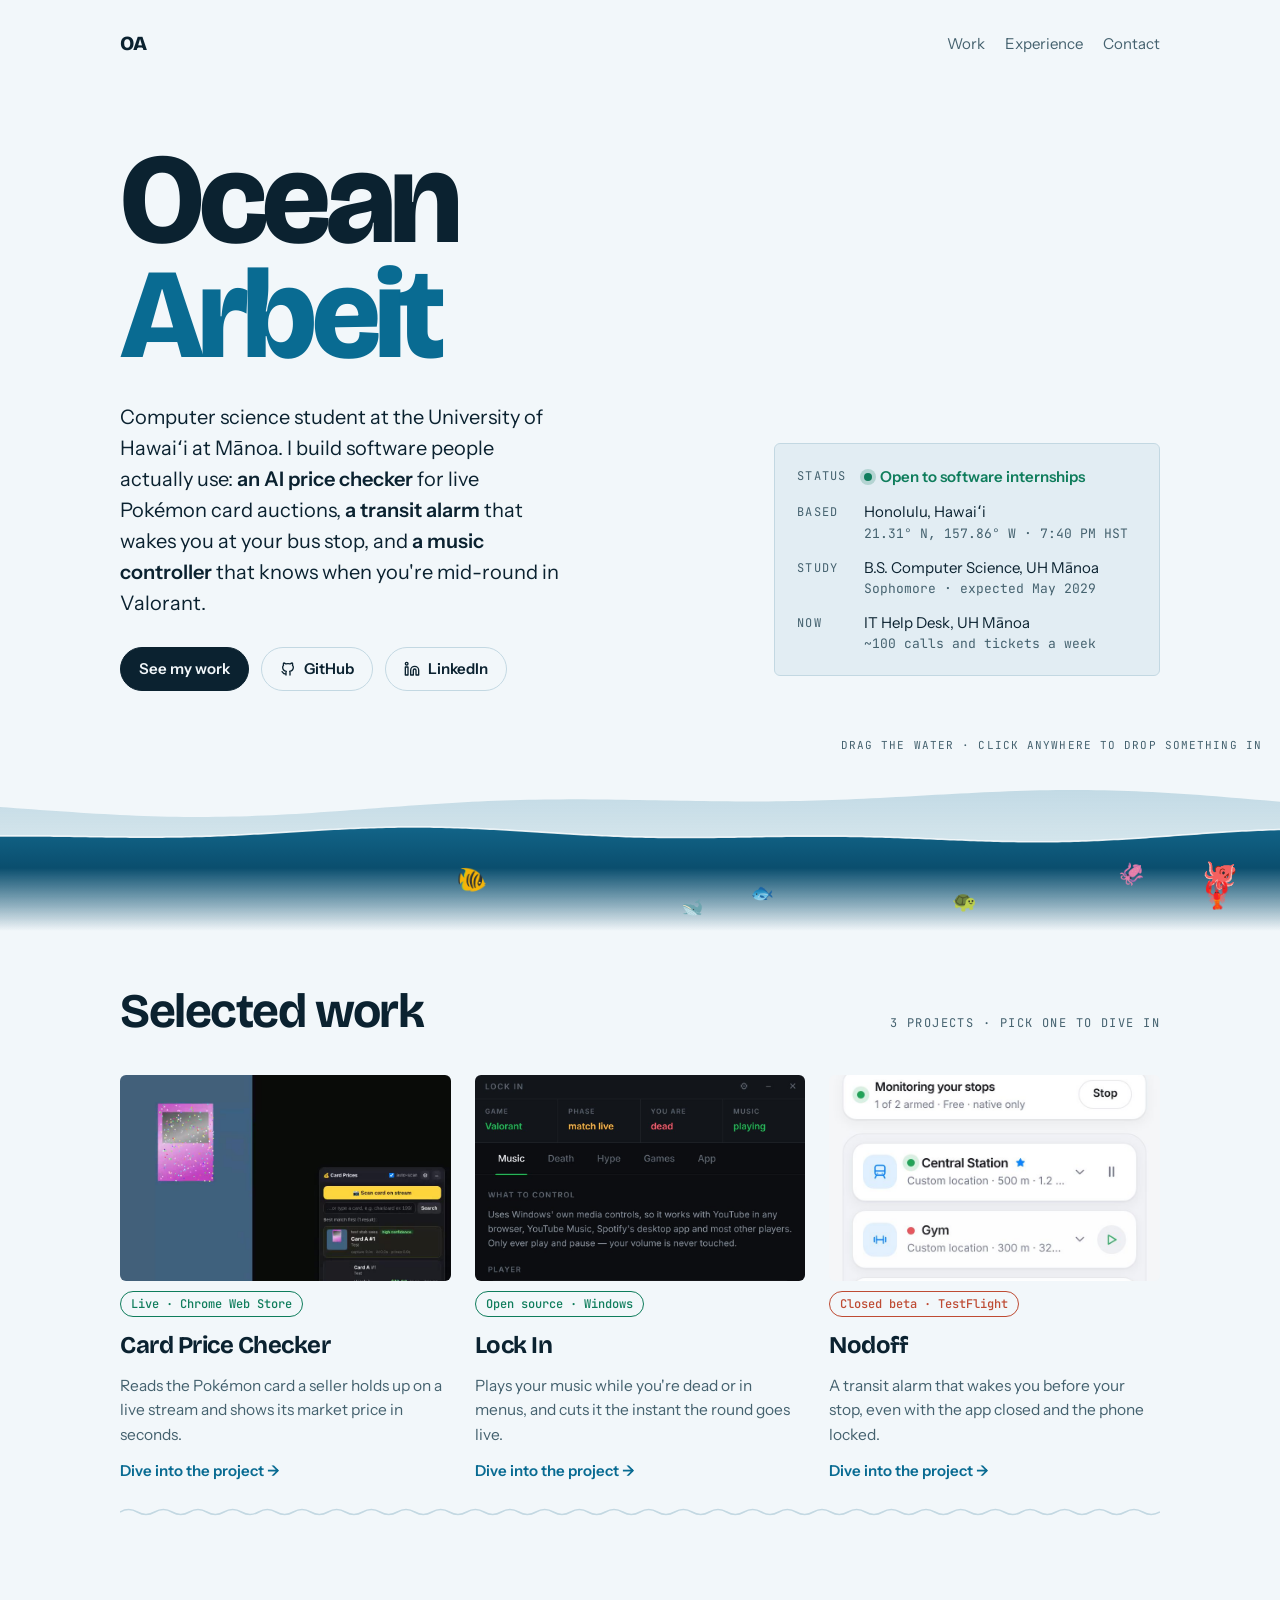
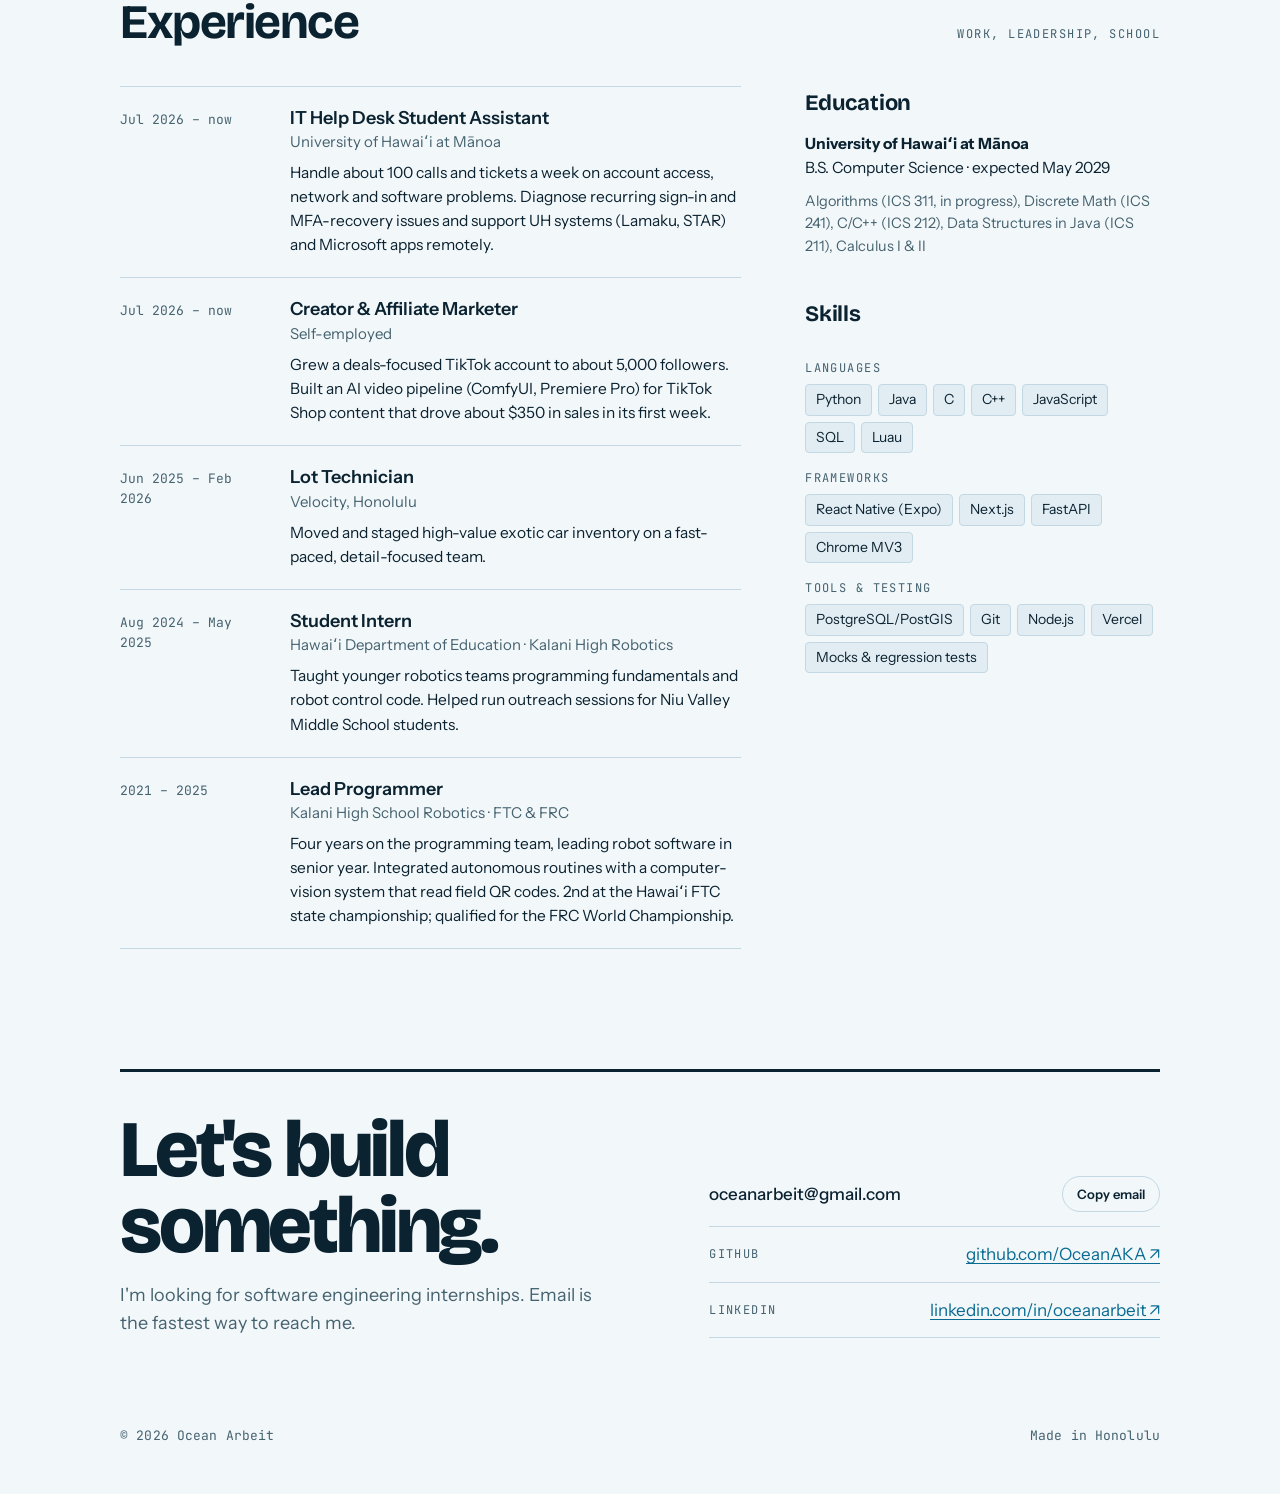
<file: index.html>
<!doctype html>
<html lang="en">
<head>
<meta charset="utf-8">
<meta name="viewport" content="width=device-width, initial-scale=1, viewport-fit=cover">
<title>Ocean Arbeit</title>
<meta name="description" content="Ocean Arbeit, computer science student at the University of Hawaiʻi at Mānoa. Projects, experience and contact.">
<link rel="preconnect" href="https://fonts.googleapis.com">
<link rel="preconnect" href="https://fonts.gstatic.com" crossorigin>
<link rel="stylesheet" href="https://fonts.googleapis.com/css2?family=Bricolage+Grotesque:opsz,wght@12..96,500;12..96,700;12..96,800&family=Instrument+Sans:wght@400;500;600&family=JetBrains+Mono:wght@400;500&display=swap">
<link rel="stylesheet" href="assets/site.css">

</head>
<body>
<div class="wrap">
  <header class="top">
    <a class="mark" href="#top" aria-label="Ocean Arbeit, back to top">OA</a>
    <nav class="nav" aria-label="Sections">
      <a href="#work">Work</a>
      <a href="#experience">Experience</a>
      <a href="#contact">Contact</a>
    </nav>
  </header>

  <div class="hero" id="top">
    <div>
      <h1 class="rise">Ocean <span>Arbeit</span></h1>
      <p class="intro rise d1">Computer science student at the University of Hawaiʻi at Mānoa. I build software people actually use: <strong>an AI price checker</strong> for live Pokémon card auctions, <strong>a transit alarm</strong> that wakes you at your bus stop, and <strong>a music controller</strong> that knows when you're mid-round in Valorant.</p>
      <div class="hero-links rise d2">
        <a class="btn primary" href="#work">See my work</a>
        <a class="btn" href="https://github.com/OceanAKA">
          <svg viewBox="0 0 24 24" fill="none" stroke="currentColor" stroke-width="2" stroke-linecap="round" stroke-linejoin="round" aria-hidden="true"><path d="M9 19c-4.3 1.4-4.3-2.5-6-3m12 5v-3.5c0-1 .1-1.4-.5-2 2.8-.3 5.5-1.4 5.5-6a4.6 4.6 0 0 0-1.3-3.2 4.2 4.2 0 0 0-.1-3.2s-1.1-.3-3.5 1.3a12.3 12.3 0 0 0-6.2 0C6.5 2.8 5.4 3.1 5.4 3.1a4.2 4.2 0 0 0-.1 3.2A4.6 4.6 0 0 0 4 9.5c0 4.6 2.7 5.7 5.5 6-.6.6-.6 1.2-.5 2V21"/></svg>
          GitHub
        </a>
        <a class="btn" href="https://linkedin.com/in/oceanarbeit">
          <svg viewBox="0 0 24 24" fill="none" stroke="currentColor" stroke-width="2" stroke-linecap="round" stroke-linejoin="round" aria-hidden="true"><path d="M16 8a6 6 0 0 1 6 6v7h-4v-7a2 2 0 0 0-4 0v7h-4v-7a6 6 0 0 1 6-6z"/><rect x="2" y="9" width="4" height="12"/><circle cx="4" cy="4" r="2"/></svg>
          LinkedIn
        </a>
      </div>
    </div>

    <dl class="field rise d3" aria-label="At a glance">
      <dt>Status</dt>
      <dd><span class="status">Open to software internships</span></dd>
      <dt>Based</dt>
      <dd>Honolulu, Hawaiʻi<div class="sub">21.31° N, 157.86° W · <span id="clock">HST</span></div></dd>
      <dt>Study</dt>
      <dd>B.S. Computer Science, UH Mānoa<div class="sub">Sophomore · expected May 2029</div></dd>
      <dt>Now</dt>
      <dd>IT Help Desk, UH Mānoa<div class="sub">~100 calls and tickets a week</div></dd>
    </dl>
  </div>
</div>

<div class="sea" id="sea" aria-hidden="true">
  <canvas id="sea-canvas"></canvas>
  <span class="hint" id="sea-hint">Drag the water · click anywhere to drop something in</span>
</div>

<div class="wrap">
  <section id="work" aria-labelledby="work-h">
    <div class="sec-head">
      <h2 id="work-h">Selected work</h2>
      <span class="label">3 projects · pick one to dive in</span>
    </div>

    <div class="pcards">
      <a class="pcard" href="pricechecker.html">
        <span class="thumb"><img src="assets/pricecheck-demo-poster.jpg" alt="The Card Prices panel over a test stream" width="900" height="700"></span>
        <span class="pill live">Live · Chrome Web Store</span>
        <h3>Card Price Checker</h3>
        <p>Reads the Pokémon card a seller holds up on a live stream and shows its market price in seconds.</p>
        <span class="more">Dive into the project →</span>
      </a>
      <a class="pcard" href="lockin.html">
        <span class="thumb"><img src="assets/lockin-main.jpg" alt="Lock In's status bar reading Valorant, match live, dead, music playing" width="920" height="575"></span>
        <span class="pill live">Open source · Windows</span>
        <h3>Lock In</h3>
        <p>Plays your music while you're dead or in menus, and cuts it the instant the round goes live.</p>
        <span class="more">Dive into the project →</span>
      </a>
      <a class="pcard" href="nodoff.html">
        <span class="thumb"><img src="assets/nodoff-alarms.jpg" alt="Nodoff alarms dashboard" width="780" height="800"></span>
        <span class="pill beta">Closed beta · TestFlight</span>
        <h3>Nodoff</h3>
        <p>A transit alarm that wakes you before your stop, even with the app closed and the phone locked.</p>
        <span class="more">Dive into the project →</span>
      </a>
    </div>
  </section>

  <div class="wave-rule" aria-hidden="true"><svg viewBox="0 0 1200 12" preserveAspectRatio="none"><path d="M0 6.0 Q 10 1 20 6 Q 30 11 40 6 Q 50 1 60 6 Q 70 11 80 6 Q 90 1 100 6 Q 110 11 120 6 Q 130 1 140 6 Q 150 11 160 6 Q 170 1 180 6 Q 190 11 200 6 Q 210 1 220 6 Q 230 11 240 6 Q 250 1 260 6 Q 270 11 280 6 Q 290 1 300 6 Q 310 11 320 6 Q 330 1 340 6 Q 350 11 360 6 Q 370 1 380 6 Q 390 11 400 6 Q 410 1 420 6 Q 430 11 440 6 Q 450 1 460 6 Q 470 11 480 6 Q 490 1 500 6 Q 510 11 520 6 Q 530 1 540 6 Q 550 11 560 6 Q 570 1 580 6 Q 590 11 600 6 Q 610 1 620 6 Q 630 11 640 6 Q 650 1 660 6 Q 670 11 680 6 Q 690 1 700 6 Q 710 11 720 6 Q 730 1 740 6 Q 750 11 760 6 Q 770 1 780 6 Q 790 11 800 6 Q 810 1 820 6 Q 830 11 840 6 Q 850 1 860 6 Q 870 11 880 6 Q 890 1 900 6 Q 910 11 920 6 Q 930 1 940 6 Q 950 11 960 6 Q 970 1 980 6 Q 990 11 1000 6 Q 1010 1 1020 6 Q 1030 11 1040 6 Q 1050 1 1060 6 Q 1070 11 1080 6 Q 1090 1 1100 6 Q 1110 11 1120 6 Q 1130 1 1140 6 Q 1150 11 1160 6 Q 1170 1 1180 6 Q 1190 11 1200 6"/></svg></div>

  <section id="experience" aria-labelledby="exp-h">
    <div class="sec-head">
      <h2 id="exp-h">Experience</h2>
      <span class="label">Work, leadership, school</span>
    </div>

    <div class="split">
      <ol class="timeline" reversed>
        <li>
          <div class="when">Jul 2026 – now</div>
          <div>
            <h3>IT Help Desk Student Assistant</h3>
            <div class="org">University of Hawaiʻi at Mānoa</div>
            <p>Handle about 100 calls and tickets a week on account access, network and software problems. Diagnose recurring sign-in and MFA-recovery issues and support UH systems (Lamaku, STAR) and Microsoft apps remotely.</p>
          </div>
        </li>
        <li>
          <div class="when">Jul 2026 – now</div>
          <div>
            <h3>Creator &amp; Affiliate Marketer</h3>
            <div class="org">Self-employed</div>
            <p>Grew a deals-focused TikTok account to about 5,000 followers. Built an AI video pipeline (ComfyUI, Premiere Pro) for TikTok Shop content that drove about $350 in sales in its first week.</p>
          </div>
        </li>
        <li>
          <div class="when">Jun 2025 – Feb 2026</div>
          <div>
            <h3>Lot Technician</h3>
            <div class="org">Velocity, Honolulu</div>
            <p>Moved and staged high-value exotic car inventory on a fast-paced, detail-focused team.</p>
          </div>
        </li>
        <li>
          <div class="when">Aug 2024 – May 2025</div>
          <div>
            <h3>Student Intern</h3>
            <div class="org">Hawaiʻi Department of Education · Kalani High Robotics</div>
            <p>Taught younger robotics teams programming fundamentals and robot control code. Helped run outreach sessions for Niu Valley Middle School students.</p>
          </div>
        </li>
        <li>
          <div class="when">2021 – 2025</div>
          <div>
            <h3>Lead Programmer</h3>
            <div class="org">Kalani High School Robotics · FTC &amp; FRC</div>
            <p>Four years on the programming team, leading robot software in senior year. Integrated autonomous routines with a computer-vision system that read field QR codes. 2nd at the Hawaiʻi FTC state championship; qualified for the FRC World Championship.</p>
          </div>
        </li>
      </ol>

      <aside class="side">
        <div class="edu">
          <h3>Education</h3>
          <p><strong>University of Hawaiʻi at Mānoa</strong><br>B.S. Computer Science · expected May 2029</p>
          <p class="course">Algorithms (ICS 311, in progress), Discrete Math (ICS 241), C/C++ (ICS 212), Data Structures in Java (ICS 211), Calculus I &amp; II</p>
        </div>
        <div class="skills">
          <h3>Skills</h3>
          <div>
            <div class="label">Languages</div>
            <div class="chips"><span class="chip">Python</span><span class="chip">Java</span><span class="chip">C</span><span class="chip">C++</span><span class="chip">JavaScript</span><span class="chip">SQL</span><span class="chip">Luau</span></div>
          </div>
          <div>
            <div class="label">Frameworks</div>
            <div class="chips"><span class="chip">React Native (Expo)</span><span class="chip">Next.js</span><span class="chip">FastAPI</span><span class="chip">Chrome MV3</span></div>
          </div>
          <div>
            <div class="label">Tools &amp; testing</div>
            <div class="chips"><span class="chip">PostgreSQL/PostGIS</span><span class="chip">Git</span><span class="chip">Node.js</span><span class="chip">Vercel</span><span class="chip">Mocks &amp; regression tests</span></div>
          </div>
        </div>
      </aside>
    </div>
  </section>

  <section class="contact" id="contact" aria-labelledby="contact-h">
    <div class="contact-box">
      <div>
        <h2 id="contact-h">Let's build something.</h2>
        <p>I'm looking for software engineering internships. Email is the fastest way to reach me.</p>
      </div>
      <div class="reach">
        <div class="reach-row">
          <span class="val" id="email">oceanarbeit@gmail.com</span>
          <button class="btn copy" id="copy-email" type="button">Copy email</button>
        </div>
        <div class="reach-row">
          <span class="label">GitHub</span>
          <a href="https://github.com/OceanAKA">github.com/OceanAKA ↗</a>
        </div>
        <div class="reach-row">
          <span class="label">LinkedIn</span>
          <a href="https://linkedin.com/in/oceanarbeit">linkedin.com/in/oceanarbeit ↗</a>
        </div>
      </div>
    </div>
  </section>

  <footer class="mono">
    <span>© 2026 Ocean Arbeit</span>
    <span id="floor">Made in Honolulu</span>
  </footer>
</div>

<div class="depth mono" id="depth" aria-hidden="true">▼ 0 m</div>

<dialog class="lightbox" id="lightbox" aria-label="Enlarged screenshot">
  <figure><img id="lightbox-img" alt=""><figcaption id="lightbox-cap"></figcaption></figure>
  <button class="close" id="lightbox-close" type="button" aria-label="Close">×</button>
</dialog>

<script src="assets/ocean.js"></script>
</body>
</html>
</file>
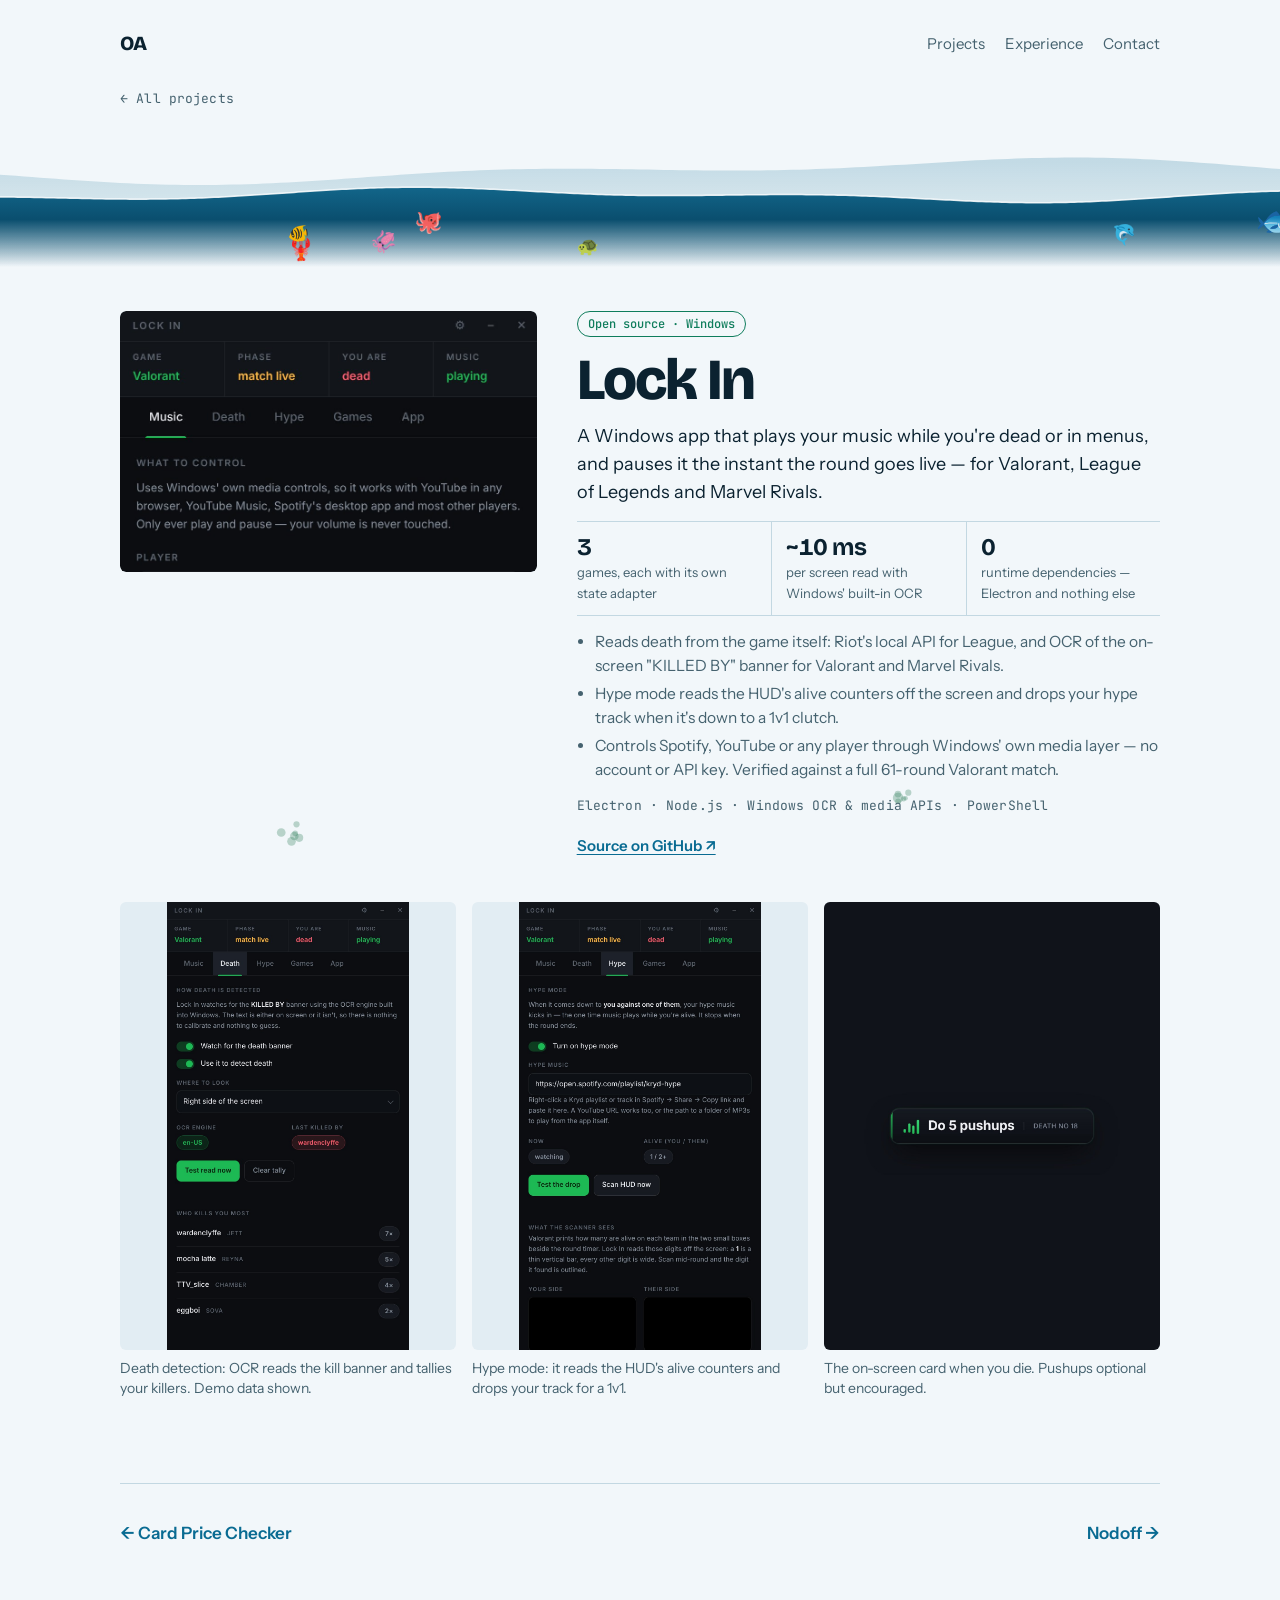
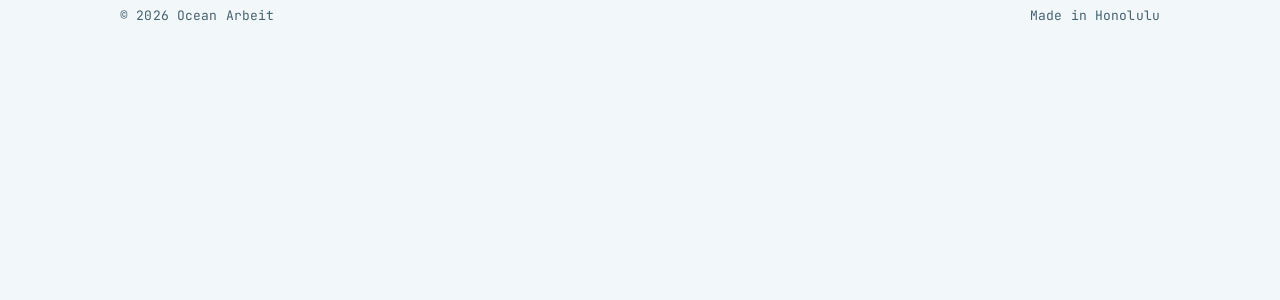
<file: lockin.html>
<!doctype html>
<html lang="en">
<head>
<meta charset="utf-8">
<meta name="viewport" content="width=device-width, initial-scale=1, viewport-fit=cover">
<title>Lock In · Ocean Arbeit</title>
<meta name="description" content="A Windows app that plays your music while you are dead or in menus, and pauses it when the round goes live.">
<link rel="preconnect" href="https://fonts.googleapis.com">
<link rel="preconnect" href="https://fonts.gstatic.com" crossorigin>
<link rel="stylesheet" href="https://fonts.googleapis.com/css2?family=Bricolage+Grotesque:opsz,wght@12..96,500;12..96,700;12..96,800&family=Instrument+Sans:wght@400;500;600&family=JetBrains+Mono:wght@400;500&display=swap">
<link rel="stylesheet" href="assets/site.css">
</head>
<body>
<div class="wrap">
  <header class="top">
    <a class="mark" href="index.html" aria-label="Ocean Arbeit, home">OA</a>
    <nav class="nav" aria-label="Sections">
      <a href="index.html#work">Projects</a>
      <a href="index.html#experience">Experience</a>
      <a href="index.html#contact">Contact</a>
    </nav>
  </header>
  <div class="crumb mono"><a href="index.html#work">← All projects</a></div>
</div>

<div class="sea sea-slim" id="sea" aria-hidden="true">
  <canvas id="sea-canvas"></canvas>
</div>

<div class="wrap">
  <section class="project-page">
      <!-- Lock In -->
      <article class="project">
        <figure class="figure media">
          <button class="zoom" type="button" aria-label="Enlarge: Lock In main window"><img src="assets/lockin-main.jpg" alt="Lock In's status bar reading Valorant, match live, dead, music playing" width="920" height="575"></button>
        </figure>
        <div class="p-body">
          <div class="p-top">
            <span class="pill live">Open source · Windows</span>
          </div>
          <h1>Lock In</h1>
          <p class="lede">A Windows app that plays your music while you're dead or in menus, and pauses it the instant the round goes live — for Valorant, League of Legends and Marvel Rivals.</p>
          <ul class="facts">
            <li><b>3</b><span>games, each with its own state adapter</span></li>
            <li><b>~10 ms</b><span>per screen read with Windows' built-in OCR</span></li>
            <li><b>0</b><span>runtime dependencies — Electron and nothing else</span></li>
          </ul>
          <ul class="detail">
            <li>Reads death from the game itself: Riot's local API for League, and OCR of the on-screen "KILLED BY" banner for Valorant and Marvel Rivals.</li>
            <li>Hype mode reads the HUD's alive counters off the screen and drops your hype track when it's down to a 1v1 clutch.</li>
            <li>Controls Spotify, YouTube or any player through Windows' own media layer — no account or API key. Verified against a full 61-round Valorant match.</li>
          </ul>
          <div class="stack mono">Electron · Node.js · Windows OCR &amp; media APIs · PowerShell</div>
          <div class="p-links">
            <a href="https://github.com/OceanAKA/LockIn">Source on GitHub ↗</a>
          </div>
        </div>
        <div class="gallery cols-3">
          <figure class="shot">
            <button class="zoom" type="button" aria-label="Enlarge: death detection pane"><img src="assets/lockin-death.jpg" alt="Death pane: OCR engine ready, last killed by, and a tally of who kills you most" width="920" height="1702"></button>
            <figcaption>Death detection: OCR reads the kill banner and tallies your killers. Demo data shown.</figcaption>
          </figure>
          <figure class="shot">
            <button class="zoom" type="button" aria-label="Enlarge: hype mode pane"><img src="assets/lockin-hype.jpg" alt="Hype mode pane with HUD digit scanner settings" width="920" height="1702"></button>
            <figcaption>Hype mode: it reads the HUD's alive counters and drops your track for a 1v1.</figcaption>
          </figure>
          <figure class="shot">
            <button class="zoom" type="button" aria-label="Enlarge: death reminder card"><img src="assets/lockin-overlay.jpg" alt="On-screen reminder card: Do 5 pushups, death no 18" width="1170" height="1560"></button>
            <figcaption>The on-screen card when you die. Pushups optional but encouraged.</figcaption>
          </figure>
        </div>
      </article>
  </section>

  <nav class="pager" aria-label="More projects">
    <a href="pricechecker.html">← Card Price Checker</a>
    <a href="nodoff.html">Nodoff →</a>
  </nav>

  <footer class="mono">
    <span>© 2026 Ocean Arbeit</span>
    <span id="floor">Made in Honolulu</span>
  </footer>
</div>

<div class="depth mono" id="depth" aria-hidden="true">▼ 0 m</div>

<dialog class="lightbox" id="lightbox" aria-label="Enlarged screenshot">
  <figure><img id="lightbox-img" alt=""><figcaption id="lightbox-cap"></figcaption></figure>
  <button class="close" id="lightbox-close" type="button" aria-label="Close">×</button>
</dialog>

<script src="assets/ocean.js"></script>
</body>
</html>
</file>
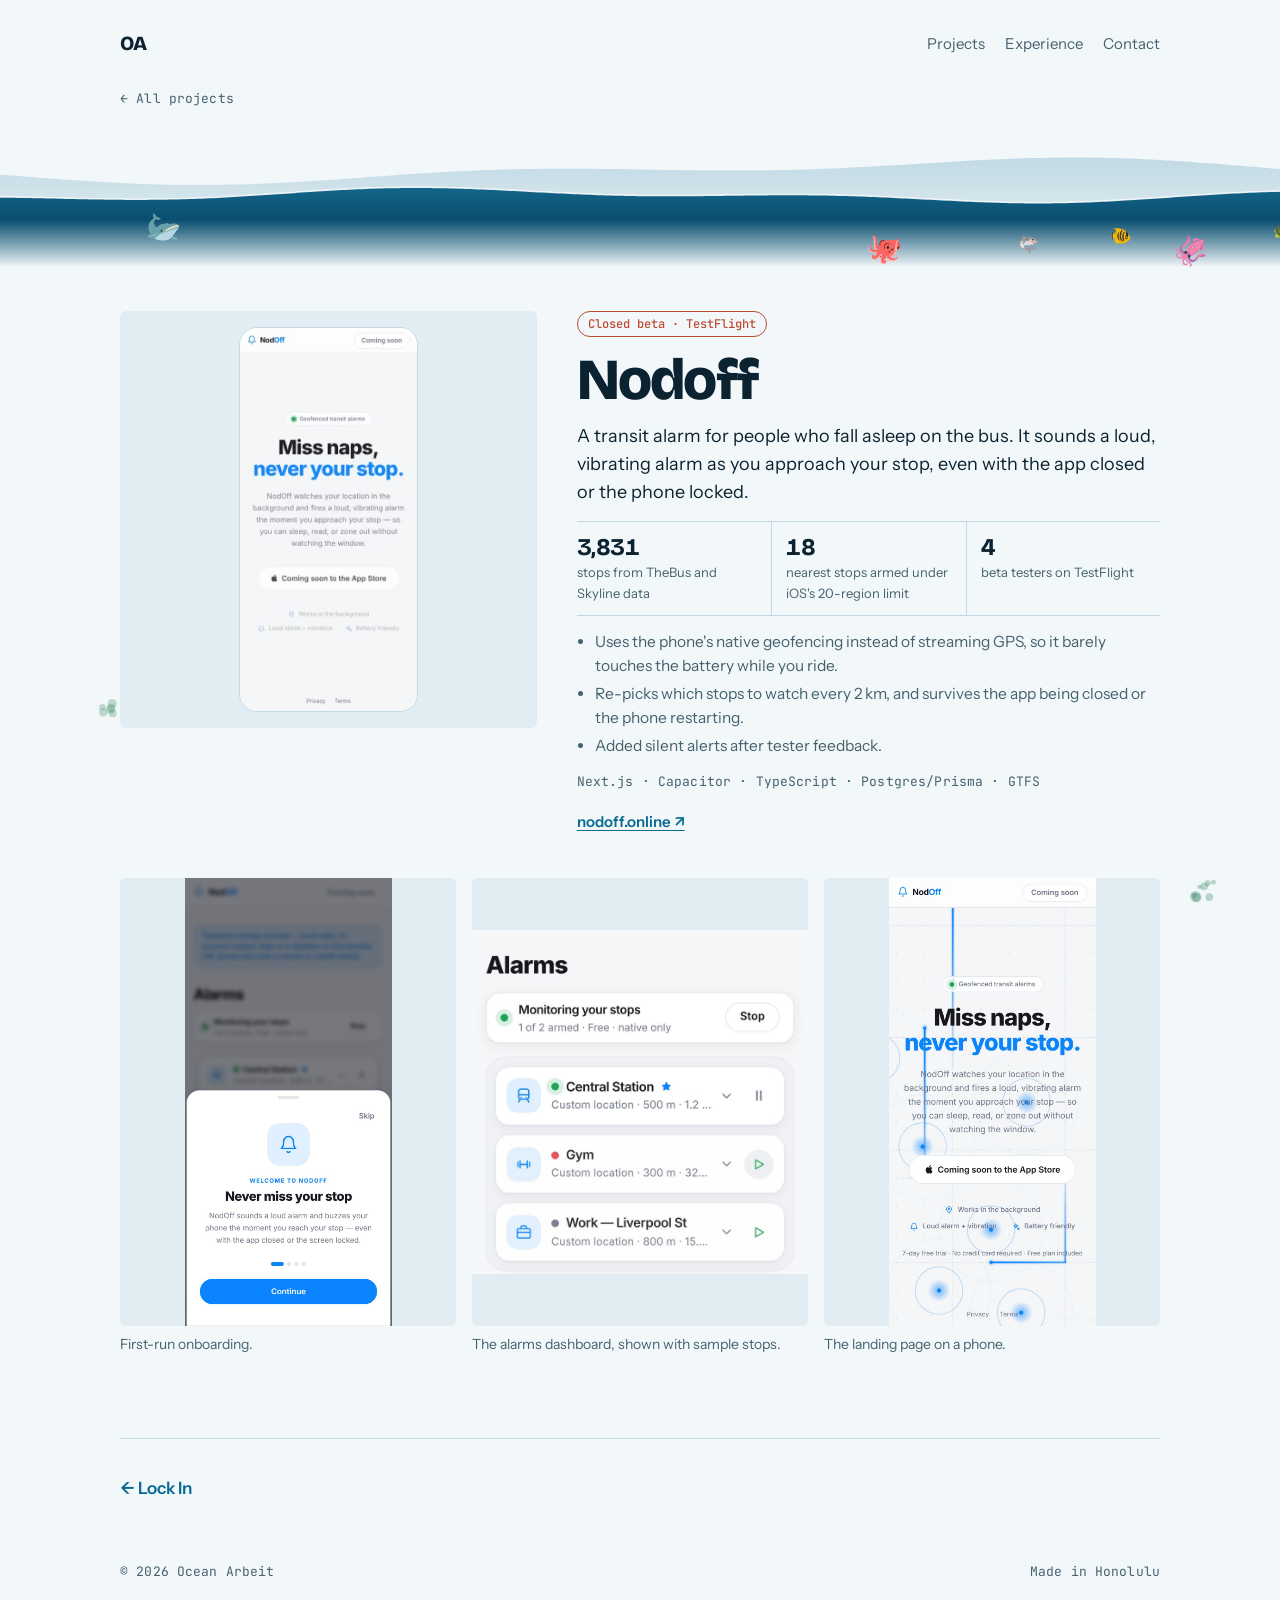
<file: nodoff.html>
<!doctype html>
<html lang="en">
<head>
<meta charset="utf-8">
<meta name="viewport" content="width=device-width, initial-scale=1, viewport-fit=cover">
<title>Nodoff · Ocean Arbeit</title>
<meta name="description" content="A transit alarm that wakes you before your stop, built on native geofencing.">
<link rel="preconnect" href="https://fonts.googleapis.com">
<link rel="preconnect" href="https://fonts.gstatic.com" crossorigin>
<link rel="stylesheet" href="https://fonts.googleapis.com/css2?family=Bricolage+Grotesque:opsz,wght@12..96,500;12..96,700;12..96,800&family=Instrument+Sans:wght@400;500;600&family=JetBrains+Mono:wght@400;500&display=swap">
<link rel="stylesheet" href="assets/site.css">
</head>
<body>
<div class="wrap">
  <header class="top">
    <a class="mark" href="index.html" aria-label="Ocean Arbeit, home">OA</a>
    <nav class="nav" aria-label="Sections">
      <a href="index.html#work">Projects</a>
      <a href="index.html#experience">Experience</a>
      <a href="index.html#contact">Contact</a>
    </nav>
  </header>
  <div class="crumb mono"><a href="index.html#work">← All projects</a></div>
</div>

<div class="sea sea-slim" id="sea" aria-hidden="true">
  <canvas id="sea-canvas"></canvas>
</div>

<div class="wrap">
  <section class="project-page">
      <!-- Nodoff -->
      <article class="project">
        <figure class="figure media tall">
          <video class="phone" src="assets/nodoff-demo.mp4" poster="assets/nodoff-demo-poster.jpg" autoplay muted loop playsinline aria-label="Nodoff landing page with an animated map of stops and alarm zones"></video>
        </figure>
        <div class="p-body">
          <div class="p-top">
            <span class="pill beta">Closed beta · TestFlight</span>
          </div>
          <h1>Nodoff</h1>
          <p class="lede">A transit alarm for people who fall asleep on the bus. It sounds a loud, vibrating alarm as you approach your stop, even with the app closed or the phone locked.</p>
          <ul class="facts">
            <li><b>3,831</b><span>stops from TheBus and Skyline data</span></li>
            <li><b>18</b><span>nearest stops armed under iOS's 20-region limit</span></li>
            <li><b>4</b><span>beta testers on TestFlight</span></li>
          </ul>
          <ul class="detail">
            <li>Uses the phone's native geofencing instead of streaming GPS, so it barely touches the battery while you ride.</li>
            <li>Re-picks which stops to watch every 2 km, and survives the app being closed or the phone restarting.</li>
            <li>Added silent alerts after tester feedback.</li>
          </ul>
          <div class="stack mono">Next.js · Capacitor · TypeScript · Postgres/Prisma · GTFS</div>
          <div class="p-links">
            <a href="https://nodoff.online">nodoff.online ↗</a>
          </div>
        </div>
        <div class="gallery cols-3">
          <figure class="shot">
            <button class="zoom" type="button" aria-label="Enlarge: onboarding"><img src="assets/nodoff-onboarding.jpg" alt="Nodoff onboarding sheet: Never miss your stop" width="780" height="1688"></button>
            <figcaption>First-run onboarding.</figcaption>
          </figure>
          <figure class="shot">
            <button class="zoom" type="button" aria-label="Enlarge: alarms dashboard"><img src="assets/nodoff-alarms.jpg" alt="Alarms dashboard listing three stops, one armed and monitoring" width="780" height="800"></button>
            <figcaption>The alarms dashboard, shown with sample stops.</figcaption>
          </figure>
          <figure class="shot">
            <button class="zoom" type="button" aria-label="Enlarge: landing page"><img src="assets/nodoff-landing.jpg" alt="Nodoff landing page: Miss naps, never your stop" width="780" height="1688"></button>
            <figcaption>The landing page on a phone.</figcaption>
          </figure>
        </div>
      </article>
  </section>

  <nav class="pager" aria-label="More projects">
    <a href="lockin.html">← Lock In</a>
    <span></span>
  </nav>

  <footer class="mono">
    <span>© 2026 Ocean Arbeit</span>
    <span id="floor">Made in Honolulu</span>
  </footer>
</div>

<div class="depth mono" id="depth" aria-hidden="true">▼ 0 m</div>

<dialog class="lightbox" id="lightbox" aria-label="Enlarged screenshot">
  <figure><img id="lightbox-img" alt=""><figcaption id="lightbox-cap"></figcaption></figure>
  <button class="close" id="lightbox-close" type="button" aria-label="Close">×</button>
</dialog>

<script src="assets/ocean.js"></script>
</body>
</html>
</file>
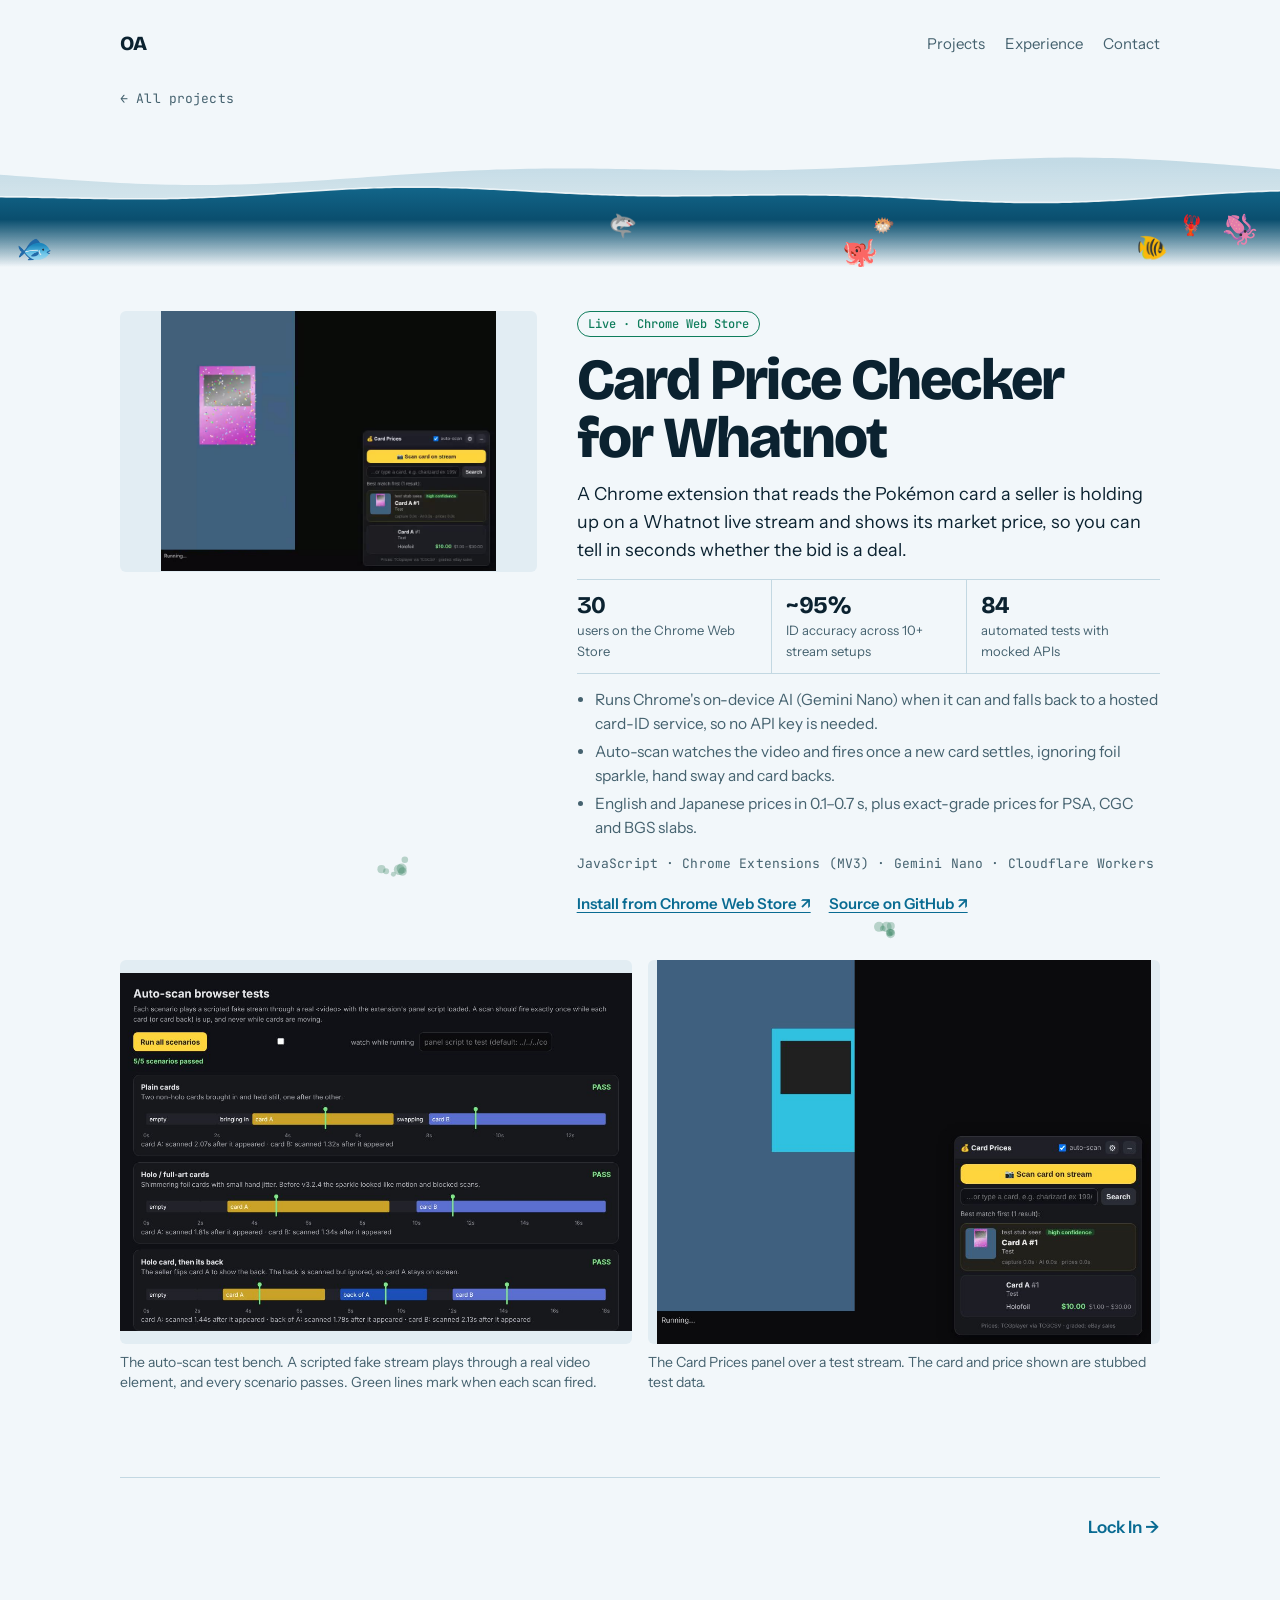
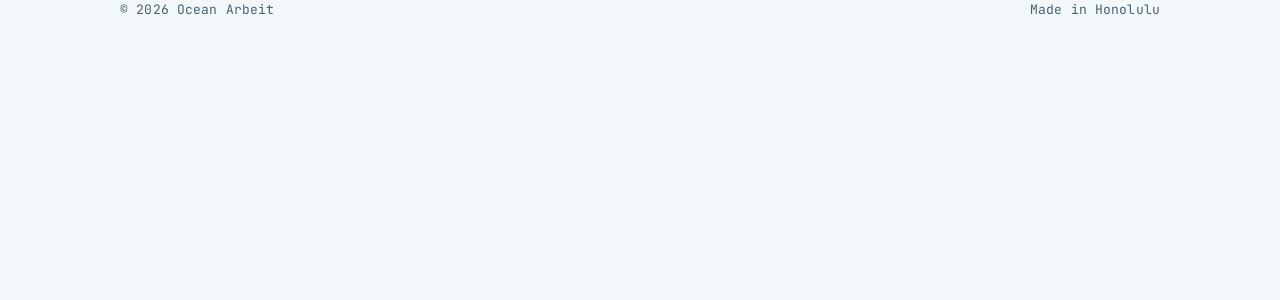
<file: pricechecker.html>
<!doctype html>
<html lang="en">
<head>
<meta charset="utf-8">
<meta name="viewport" content="width=device-width, initial-scale=1, viewport-fit=cover">
<title>Card Price Checker · Ocean Arbeit</title>
<meta name="description" content="A Chrome extension that reads the Pokémon card on a Whatnot live stream and shows its market price.">
<link rel="preconnect" href="https://fonts.googleapis.com">
<link rel="preconnect" href="https://fonts.gstatic.com" crossorigin>
<link rel="stylesheet" href="https://fonts.googleapis.com/css2?family=Bricolage+Grotesque:opsz,wght@12..96,500;12..96,700;12..96,800&family=Instrument+Sans:wght@400;500;600&family=JetBrains+Mono:wght@400;500&display=swap">
<link rel="stylesheet" href="assets/site.css">
</head>
<body>
<div class="wrap">
  <header class="top">
    <a class="mark" href="index.html" aria-label="Ocean Arbeit, home">OA</a>
    <nav class="nav" aria-label="Sections">
      <a href="index.html#work">Projects</a>
      <a href="index.html#experience">Experience</a>
      <a href="index.html#contact">Contact</a>
    </nav>
  </header>
  <div class="crumb mono"><a href="index.html#work">← All projects</a></div>
</div>

<div class="sea sea-slim" id="sea" aria-hidden="true">
  <canvas id="sea-canvas"></canvas>
</div>

<div class="wrap">
  <section class="project-page">
      <!-- Card Price Checker -->
      <article class="project">
        <figure class="figure media">
          <video src="assets/pricecheck-demo.mp4" poster="assets/pricecheck-demo-poster.jpg" autoplay muted loop playsinline aria-label="Demo: a holo card appears on a test stream and the Card Prices panel scans it automatically"></video>
        </figure>
        <div class="p-body">
          <div class="p-top">
            <span class="pill live">Live · Chrome Web Store</span>
          </div>
          <h1>Card Price Checker for Whatnot</h1>
          <p class="lede">A Chrome extension that reads the Pokémon card a seller is holding up on a Whatnot live stream and shows its market price, so you can tell in seconds whether the bid is a deal.</p>
          <ul class="facts">
            <li><b>30</b><span>users on the Chrome Web Store</span></li>
            <li><b>~95%</b><span>ID accuracy across 10+ stream setups</span></li>
            <li><b>84</b><span>automated tests with mocked APIs</span></li>
          </ul>
          <ul class="detail">
            <li>Runs Chrome's on-device AI (Gemini Nano) when it can and falls back to a hosted card-ID service, so no API key is needed.</li>
            <li>Auto-scan watches the video and fires once a new card settles, ignoring foil sparkle, hand sway and card backs.</li>
            <li>English and Japanese prices in 0.1–0.7 s, plus exact-grade prices for PSA, CGC and BGS slabs.</li>
          </ul>
          <div class="stack mono">JavaScript · Chrome Extensions (MV3) · Gemini Nano · Cloudflare Workers</div>
          <div class="p-links">
            <a href="https://chromewebstore.google.com/detail/card-price-checker-for-wh/ipnheelahlheggemeckmlbckkbfpjboh">Install from Chrome Web Store ↗</a>
            <a href="https://github.com/OceanAKA/WhatnotPriceChecker">Source on GitHub ↗</a>
          </div>
        </div>
        <div class="gallery cols-2">
          <figure class="shot">
            <button class="zoom" type="button" aria-label="Enlarge: auto-scan test results"><img src="assets/pricecheck-bench.jpg" alt="Auto-scan browser test results: 5 of 5 scenarios passed, with timelines marking when each scan fired" width="1000" height="700"></button>
            <figcaption>The auto-scan test bench. A scripted fake stream plays through a real video element, and every scenario passes. Green lines mark when each scan fired.</figcaption>
          </figure>
          <figure class="shot">
            <button class="zoom" type="button" aria-label="Enlarge: Card Prices panel"><img src="assets/pricecheck-panel.jpg" alt="The Card Prices panel beside a test stream, showing a matched card and its price" width="900" height="700"></button>
            <figcaption>The Card Prices panel over a test stream. The card and price shown are stubbed test data.</figcaption>
          </figure>
        </div>
      </article>
  </section>

  <nav class="pager" aria-label="More projects">
    <span></span>
    <a href="lockin.html">Lock In →</a>
  </nav>

  <footer class="mono">
    <span>© 2026 Ocean Arbeit</span>
    <span id="floor">Made in Honolulu</span>
  </footer>
</div>

<div class="depth mono" id="depth" aria-hidden="true">▼ 0 m</div>

<dialog class="lightbox" id="lightbox" aria-label="Enlarged screenshot">
  <figure><img id="lightbox-img" alt=""><figcaption id="lightbox-cap"></figcaption></figure>
  <button class="close" id="lightbox-close" type="button" aria-label="Close">×</button>
</dialog>

<script src="assets/ocean.js"></script>
</body>
</html>
</file>
<file: assets/site.css>
/* Layout: one 1120px column; hero over an animated sea band, work rows, experience list, contact. Theme: shoreline — pale sea-glass light theme, deep-water dark theme. */
:root {
  --bg: #F2F7FA;
  --surface: #E2EDF3;
  --line: #C3D8E2;
  --fg: #0B2230;
  --muted: #45626F;
  --accent: #096B92;
  --accent-soft: #CFE6F0;
  --warm: #BE4B33;
  --ok: #0F7D5C;
  --bg-deep: #C8DCEA;
  --spark: rgba(10, 90, 130, 0.6);
  --kelp-1: #2F7D5B;
  --kelp-2: #45936B;
  --sea-back: rgba(9, 107, 146, 0.20);
  --sea-front-a: #19789F;
  --sea-front-b: #0A4E6E;
  --foam: rgba(255, 255, 255, 0.85);
  --font-display: "Bricolage Grotesque", "Avenir Next", "Segoe UI", system-ui, sans-serif;
  --font-body: "Instrument Sans", "Helvetica Neue", "Segoe UI", system-ui, sans-serif;
  --font-mono: "JetBrains Mono", ui-monospace, "SFMono-Regular", Menlo, Consolas, monospace;
}
@media (prefers-color-scheme: dark) {
  :root:not([data-theme="light"]) {
    --bg: #06121C; --surface: #0C1F2D; --line: #1C3A4D; --fg: #DCEBF3; --muted: #92AFC0;
    --accent: #4FC3E8; --accent-soft: #0E3345; --warm: #F2936C; --ok: #5BD6A8;
    --bg-deep: #01060C;
    --spark: rgba(140, 235, 255, 0.85);
    --kelp-1: #1E5C45;
    --kelp-2: #2E7E5B;
    --sea-back: rgba(79, 195, 232, 0.13); --sea-front-a: #11425D; --sea-front-b: #081F2E; --foam: rgba(126, 206, 235, 0.55);
    color-scheme: dark;
  }
}
:root[data-theme="dark"] {
  --bg: #06121C; --surface: #0C1F2D; --line: #1C3A4D; --fg: #DCEBF3; --muted: #92AFC0;
  --accent: #4FC3E8; --accent-soft: #0E3345; --warm: #F2936C; --ok: #5BD6A8;
  --bg-deep: #01060C;
  --spark: rgba(140, 235, 255, 0.85);
  --kelp-1: #1E5C45;
  --kelp-2: #2E7E5B;
  --sea-back: rgba(79, 195, 232, 0.13); --sea-front-a: #11425D; --sea-front-b: #081F2E; --foam: rgba(126, 206, 235, 0.55);
  color-scheme: dark;
}

* { box-sizing: border-box; }
html, body { margin: 0; overflow-x: clip; }
html { scrollbar-width: none; }
html::-webkit-scrollbar, body::-webkit-scrollbar { display: none; }
body {
  background: var(--bg);
  transition: background-color 0.3s linear;
  color: var(--fg);
  font-family: var(--font-body);
  font-size: 17px;
  line-height: 1.55;
  -webkit-font-smoothing: antialiased;
}
/* Krillion-style descent: the page darkens with scroll depth (--depth01 set by the gauge) */
@supports (background: color-mix(in oklab, red 50%, blue)) {
  body { background: color-mix(in oklab, var(--bg-deep) calc(var(--depth01, 0) * 100%), var(--bg)); }
}
a { color: var(--accent); text-underline-offset: 3px; text-decoration-thickness: 1px; }
a:hover { text-decoration-thickness: 2px; }
:focus-visible { outline: 2px solid var(--accent); outline-offset: 3px; border-radius: 3px; }
h1, h2, h3 { font-family: var(--font-display); text-wrap: balance; margin: 0; }
p { margin: 0; }

.wrap {
  max-width: 1120px;
  margin: 0 auto;
  padding-left: max(16px, env(safe-area-inset-left, 0px));
  padding-right: max(16px, env(safe-area-inset-right, 0px));
}
@media (min-width: 720px) {
  .wrap { padding-left: max(40px, env(safe-area-inset-left, 0px)); padding-right: max(40px, env(safe-area-inset-right, 0px)); }
}

.mono { font-family: var(--font-mono); font-size: 13px; letter-spacing: 0.01em; }
.label {
  font-family: var(--font-mono);
  font-size: 12px;
  text-transform: uppercase;
  letter-spacing: 0.12em;
  color: var(--muted);
}

/* Top bar */
.top { padding-block: 22px; display: flex; justify-content: space-between; align-items: center; gap: 16px; flex-wrap: wrap; }
.mark { font-family: var(--font-display); font-weight: 800; font-size: 20px; color: var(--fg); text-decoration: none; letter-spacing: -0.02em; }
.nav { display: flex; gap: 20px; flex-wrap: wrap; }
.nav a { color: var(--muted); text-decoration: none; font-size: 15px; padding-block: 10px; }
.nav a:hover { color: var(--fg); }

/* Hero */
.hero {
  display: grid;
  grid-template-columns: minmax(0, 1.55fr) minmax(0, 1fr);
  gap: 56px;
  align-items: end;
  padding-block: 56px 40px;
}
.hero h1 {
  font-size: clamp(56px, 10vw, 128px);
  font-weight: 800;
  line-height: 0.9;
  letter-spacing: -0.045em;
}
.hero h1 span { display: block; color: var(--accent); }
.intro { margin-top: 28px; font-size: 20px; max-width: 34ch; color: var(--fg); }
.intro strong { font-weight: 600; }
.hero-links { margin-top: 28px; display: flex; gap: 12px; flex-wrap: wrap; }
.btn {
  display: inline-flex; align-items: center; gap: 8px;
  min-height: 44px; padding: 0 18px;
  border-radius: 999px;
  font-weight: 600; font-size: 15px;
  text-decoration: none;
  border: 1px solid var(--line);
  color: var(--fg);
  background: transparent;
  cursor: pointer;
  font-family: var(--font-body);
}
.btn:hover { border-color: var(--fg); }
.btn.primary { background: var(--fg); color: var(--bg); border-color: var(--fg); }
.btn.primary:hover { background: var(--accent); border-color: var(--accent); }
.btn svg { width: 16px; height: 16px; }

.field {
  border: 1px solid var(--line);
  border-radius: 6px;
  background: var(--surface);
  padding: 20px 22px;
  display: grid;
  grid-template-columns: auto minmax(0, 1fr);
  column-gap: 18px;
  row-gap: 12px;
  font-size: 15px;
}
.field dt { font-family: var(--font-mono); font-size: 12px; text-transform: uppercase; letter-spacing: 0.1em; color: var(--muted); padding-top: 3px; }
.field dd { margin: 0; min-width: 0; }
.field .sub { color: var(--muted); font-size: 13px; font-family: var(--font-mono); }
.status { display: inline-flex; align-items: center; gap: 8px; font-weight: 600; color: var(--ok); }
.status::before { content: ""; width: 8px; height: 8px; border-radius: 50%; background: var(--ok); box-shadow: 0 0 0 4px color-mix(in srgb, var(--ok) 22%, transparent); }
#clock { font-variant-numeric: tabular-nums; }

/* The sea: a full-bleed animated water band under the hero. Pointer strokes ripple it; a press splashes. */
.sea {
  position: relative;
  height: 200px;
  touch-action: pan-y; /* vertical scroll still works over the water on touch */
}
.sea canvas { position: absolute; inset: 0; width: 100%; height: 100%; display: block; cursor: pointer; }
.sea .hint {
  position: absolute; right: max(18px, env(safe-area-inset-right, 0px)); top: 6px;
  font-family: var(--font-mono); font-size: 11px; letter-spacing: 0.1em; text-transform: uppercase;
  color: var(--muted); pointer-events: none;
}

/* The deep: full-page layer for drops, zone animals and bioluminescence */
#deep-canvas { position: absolute; top: 0; left: 0; width: 100%; z-index: -1; pointer-events: none; }

/* Depth gauge: stands in for the hidden scrollbar */
.depth {
  position: fixed; right: 10px; top: 50%;
  transform: translateY(-50%);
  writing-mode: vertical-rl;
  font-family: var(--font-mono); font-size: 11px; letter-spacing: 0.12em;
  color: var(--muted);
  opacity: 0; transition: opacity 0.4s ease;
  pointer-events: none; z-index: 5;
  font-variant-numeric: tabular-nums;
}
.depth[data-on="true"] { opacity: 0.85; }

/* Wave rule between sections */
.wave-rule { color: var(--line); height: 12px; }
.wave-rule svg { width: 100%; height: 100%; display: block; }
.wave-rule path { stroke: currentColor; fill: none; stroke-width: 1.5; vector-effect: non-scaling-stroke; }

/* Sections */
section { padding-block: 80px 24px; }
#work { padding-top: 56px; }
.sec-head { display: flex; justify-content: space-between; align-items: baseline; gap: 16px; flex-wrap: wrap; margin-bottom: 40px; }
.sec-head h2 { font-size: clamp(32px, 5vw, 48px); font-weight: 700; letter-spacing: -0.03em; line-height: 1; }

/* Work */
.work { display: flex; flex-direction: column; gap: 32px; }
.project {
  display: grid;
  grid-template-columns: minmax(0, 5fr) minmax(0, 7fr);
  gap: 40px;
  padding-bottom: 32px;
  border-bottom: 1px solid var(--line);
}
.project:last-child { border-bottom: 0; }
.figure {
  background: var(--surface);
  border-radius: 6px;
  aspect-ratio: 16 / 10;
  max-width: 100%;
  display: flex;
  align-items: center;
  justify-content: center;
  overflow: hidden;
}
.figure.media { margin: 0; padding: 0; }
.figure video, .figure img { width: 100%; height: 100%; object-fit: contain; display: block; }
.figure video.phone { width: auto; max-width: 100%; height: calc(100% - 32px); border-radius: 18px; border: 1px solid var(--line); background: #fff; }
.figure .zoom { width: 100%; height: 100%; }
.figure .zoom img { object-fit: cover; }

.gallery { grid-column: 1 / -1; display: grid; gap: 16px; }
.figure.tall { aspect-ratio: 1 / 1; }
.gallery.cols-3 .shot .zoom { aspect-ratio: 3 / 4; }
.gallery.cols-2 { grid-template-columns: repeat(2, minmax(0, 1fr)); }
.gallery.cols-3 { grid-template-columns: repeat(3, minmax(0, 1fr)); }
.gallery.cols-4 { grid-template-columns: repeat(4, minmax(0, 1fr)); }
.shot { margin: 0; display: flex; flex-direction: column; gap: 8px; min-width: 0; }
.shot .zoom, .shot video { aspect-ratio: 4 / 3; max-width: 100%; width: 100%; background: var(--surface); border-radius: 6px; }
.shot video { object-fit: cover; display: block; }
.shot img { width: 100%; height: 100%; object-fit: contain; display: block; }
.shot figcaption { font-size: 14px; color: var(--muted); line-height: 1.45; }
.zoom { position: relative; display: block; padding: 0; border: 0; margin: 0; cursor: zoom-in; overflow: hidden; background: var(--surface); border-radius: 6px; }
.zoom img { position: absolute; inset: 0; transition: transform 0.4s ease; }
.zoom:hover img { transform: scale(1.03); }

.lightbox { border: 0; padding: 0; background: transparent; max-width: min(1200px, calc(100vw - 32px)); max-height: calc(100vh - 32px); overflow: visible; }
.lightbox::backdrop { background: rgba(3, 12, 19, 0.88); }
.lightbox figure { margin: 0; display: flex; flex-direction: column; gap: 10px; align-items: center; }
.lightbox img { max-width: 100%; max-height: calc(100vh - 120px); width: auto; height: auto; border-radius: 6px; display: block; }
.lightbox figcaption { color: #DCEBF3; font-size: 15px; max-width: 70ch; text-align: center; }
.lightbox .close { position: absolute; top: -8px; right: -8px; width: 44px; height: 44px; border-radius: 50%; border: 0; background: #DCEBF3; color: #06121C; font-size: 22px; line-height: 1; cursor: pointer; }

.p-body { display: flex; flex-direction: column; gap: 14px; min-width: 0; }
.p-top { display: flex; align-items: center; gap: 10px; flex-wrap: wrap; }
.pill {
  font-family: var(--font-mono); font-size: 12px; font-weight: 500;
  padding: 3px 10px; border-radius: 999px;
  border: 1px solid currentColor;
  line-height: 1.5;
}
.pill.live { color: var(--ok); }
.pill.beta { color: var(--warm); }
.project h3 { font-size: 30px; font-weight: 700; letter-spacing: -0.02em; line-height: 1.1; }
.project .lede { font-size: 18px; max-width: 58ch; }
.facts { list-style: none; margin: 0; padding: 0; display: grid; grid-template-columns: repeat(3, minmax(0, 1fr)); gap: 0; border-top: 1px solid var(--line); border-bottom: 1px solid var(--line); }
.facts li { padding: 12px 14px 12px 0; display: flex; flex-direction: column; gap: 2px; }
.facts li + li { padding-left: 14px; border-left: 1px solid var(--line); }
.facts b { font-family: var(--font-display); font-size: 24px; font-weight: 700; letter-spacing: -0.02em; font-variant-numeric: tabular-nums; line-height: 1.1; }
.facts span { font-size: 13px; color: var(--muted); }
.detail { margin: 0; padding-left: 18px; color: var(--muted); font-size: 15.5px; display: flex; flex-direction: column; gap: 4px; max-width: 64ch; }
.stack { display: flex; flex-wrap: wrap; gap: 6px 14px; color: var(--muted); }
.p-links { display: flex; gap: 18px; flex-wrap: wrap; font-weight: 600; font-size: 15px; }
.p-links a { display: inline-flex; align-items: center; gap: 6px; min-height: 32px; }

/* Experience */
.split { display: grid; grid-template-columns: minmax(0, 7fr) minmax(0, 4fr); gap: 64px; }
.timeline { list-style: none; margin: 0; padding: 0; display: flex; flex-direction: column; }
.timeline li { display: grid; grid-template-columns: 150px minmax(0, 1fr); gap: 20px; padding-block: 20px; border-top: 1px solid var(--line); }
.timeline li:last-child { border-bottom: 1px solid var(--line); }
.when { font-family: var(--font-mono); font-size: 13px; color: var(--muted); font-variant-numeric: tabular-nums; padding-top: 3px; }
.timeline h3 { font-family: var(--font-body); font-size: 18px; font-weight: 600; line-height: 1.3; }
.timeline .org { color: var(--muted); font-size: 15px; }
.timeline p { margin-top: 8px; font-size: 15.5px; max-width: 60ch; }

.side { display: flex; flex-direction: column; gap: 40px; }
.side h3 { font-size: 22px; font-weight: 700; letter-spacing: -0.01em; margin-bottom: 12px; }
.edu p { font-size: 15.5px; }
.edu .course { margin-top: 10px; color: var(--muted); font-size: 14.5px; }
.skills { display: flex; flex-direction: column; gap: 16px; }
.skills .label { margin-bottom: 6px; }
.chips { display: flex; flex-wrap: wrap; gap: 6px; }
.chip { font-size: 14px; padding: 4px 10px; border-radius: 4px; background: var(--surface); border: 1px solid var(--line); }

/* Contact */
.contact { padding-block: 96px 64px; }
.contact-box { display: grid; grid-template-columns: minmax(0, 1.2fr) minmax(0, 1fr); gap: 48px; align-items: end; border-top: 3px solid var(--fg); padding-top: 40px; }
.contact h2 { font-size: clamp(40px, 7vw, 80px); font-weight: 800; letter-spacing: -0.04em; line-height: 0.95; }
.contact p { margin-top: 18px; color: var(--muted); font-size: 18px; max-width: 40ch; }
.reach { display: flex; flex-direction: column; gap: 0; }
.reach-row { display: flex; justify-content: space-between; align-items: center; gap: 12px; padding-block: 14px; border-bottom: 1px solid var(--line); flex-wrap: wrap; }
.reach-row .val { font-size: 17px; font-weight: 500; overflow-wrap: anywhere; min-width: 0; user-select: all; }
.copy { min-height: 36px; padding: 0 14px; font-size: 13px; }
.copy[data-done="true"] { color: var(--ok); border-color: var(--ok); }

footer { padding-block: 24px 48px; color: var(--muted); display: flex; justify-content: space-between; gap: 12px; flex-wrap: wrap; }

/* Motion: one load sequence */
@media (prefers-reduced-motion: no-preference) {
  .rise { animation: rise 0.7s cubic-bezier(.2,.7,.2,1) both; }
  .rise.d1 { animation-delay: 0.08s; } .rise.d2 { animation-delay: 0.16s; } .rise.d3 { animation-delay: 0.24s; }
  @keyframes rise { from { transform: translateY(14px); opacity: 0.001; } to { transform: none; opacity: 1; } }
}

@media (max-width: 860px) {
  .hero { grid-template-columns: minmax(0, 1fr); gap: 40px; padding-block: 32px 56px; }
  .project { grid-template-columns: minmax(0, 1fr); gap: 20px; }
  .split { grid-template-columns: minmax(0, 1fr); gap: 56px; }
  .contact-box { grid-template-columns: minmax(0, 1fr); gap: 32px; }
  .gallery.cols-4 { grid-template-columns: repeat(2, minmax(0, 1fr)); }
}
@media (max-width: 520px) {
  body { font-size: 16px; }
  .intro { font-size: 18px; }
  .facts { grid-template-columns: minmax(0, 1fr); }
  .facts li + li { padding-left: 0; border-left: 0; border-top: 1px solid var(--line); }
  .facts li { flex-direction: row; align-items: baseline; gap: 10px; }
  .timeline li { grid-template-columns: minmax(0, 1fr); gap: 4px; }
  .project h3 { font-size: 26px; }
  section { padding-block: 64px 16px; }
  .sea { height: 130px; }
  .sea .hint { display: none; }
  .depth { right: 4px; }
  .gallery.cols-2 { grid-template-columns: minmax(0, 1fr); }
  .gallery.cols-3 { gap: 10px; }
  .gallery.cols-3 .shot .zoom { aspect-ratio: 9 / 16; }
  .gallery.cols-3 figcaption { font-size: 12.5px; }
  .figure.tall { aspect-ratio: 4 / 5; }
  .gallery { gap: 24px; }
}


/* ---------- Project cards on the index ---------- */
.pcards { display: grid; grid-template-columns: repeat(3, minmax(0, 1fr)); gap: 28px 24px; }
.pcard { display: flex; flex-direction: column; gap: 10px; text-decoration: none; color: var(--fg); min-width: 0; }
.pcard .thumb { aspect-ratio: 16 / 10; max-width: 100%; overflow: hidden; border-radius: 6px; background: var(--surface); display: block; }
.pcard .thumb img { width: 100%; height: 100%; object-fit: cover; display: block; transition: transform 0.4s ease; }
.pcard:hover .thumb img { transform: scale(1.04); }
.pcard .pill { align-self: flex-start; }
.pcard h3 { font-size: 24px; font-weight: 700; letter-spacing: -0.02em; }
.pcard p { color: var(--muted); font-size: 15.5px; max-width: 42ch; }
.pcard .more { font-weight: 600; color: var(--accent); font-size: 15px; margin-top: 2px; }
.pcard:hover .more { text-decoration: underline; text-underline-offset: 3px; }

/* ---------- Project pages ---------- */
.sea-slim { height: 150px; }
.crumb { padding-block: 2px 8px; }
.crumb a { color: var(--muted); text-decoration: none; }
.crumb a:hover { color: var(--fg); }
.project-page { padding-block: 44px 24px; }
.project h1 { font-family: var(--font-display); font-size: clamp(36px, 6vw, 58px); font-weight: 800; letter-spacing: -0.03em; line-height: 1; margin: 0; text-wrap: balance; }
.pager { display: flex; justify-content: space-between; gap: 16px; padding-block: 36px; border-top: 1px solid var(--line); margin-top: 28px; font-weight: 600; }
.pager a { text-decoration: none; }
.pager a:hover { text-decoration: underline; text-underline-offset: 3px; }
@media (max-width: 860px) { .pcards { grid-template-columns: minmax(0, 1fr); } }
@media (max-width: 520px) { .sea-slim { height: 110px; } }
</file>
